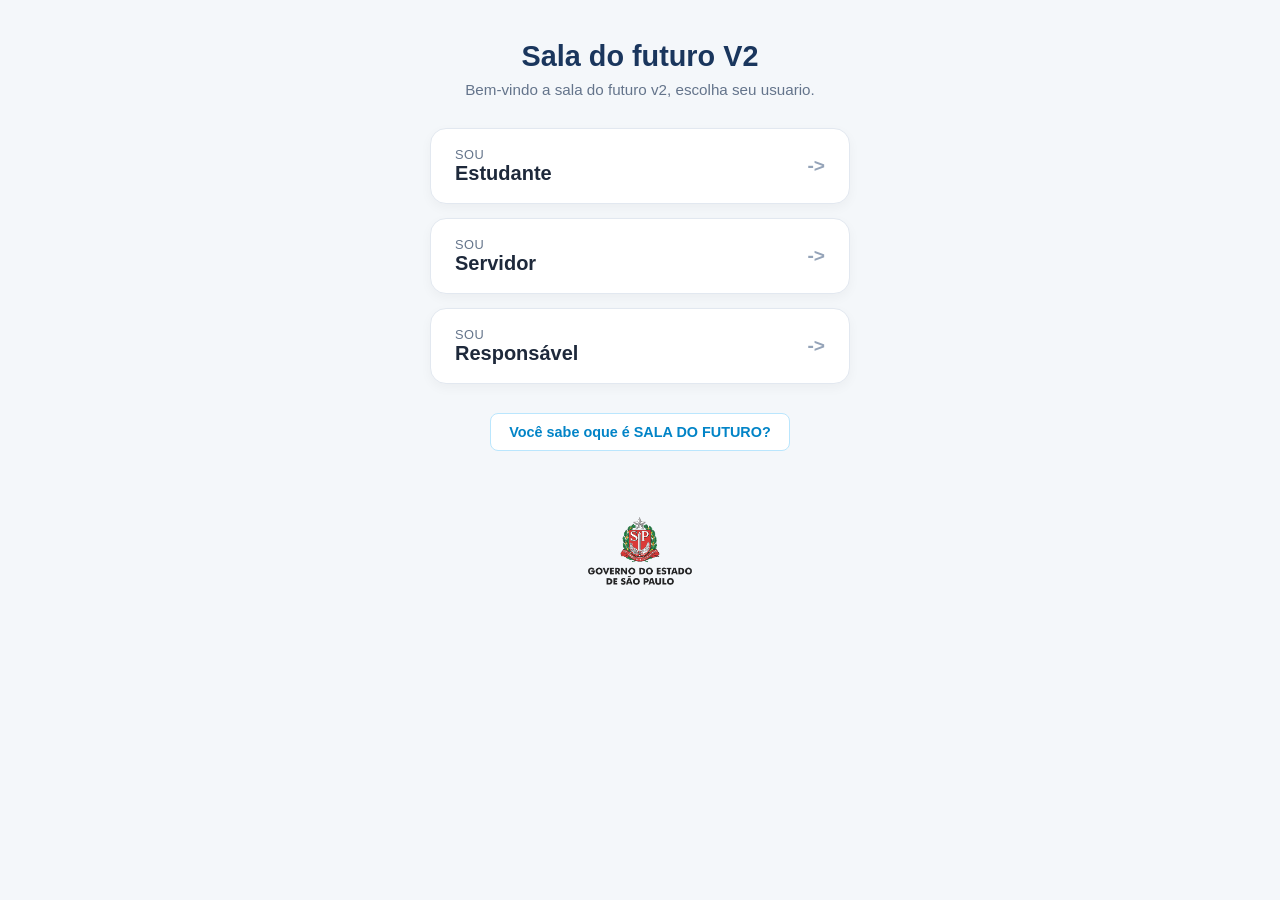
<file: Index.html>
<!DOCTYPE html>
 <html lang="pt-BR">
    <head>
     <meta charset="UTF-8">
     <meta name="viewport" content="width=device-width, initial-scale=1.0">

<!----------Titulo e bombas invisiveis pro usuario------>

      <title>Sala do futuro v2</title> 
       <link rel="stylesheet" href="css/index.css">
 
    </head>
    <body>

<!---------Titulo e informações visiveis------------->

     <h1>Sala do futuro V2</h1>
        <p>Bem-vindo a sala do futuro v2, escolha seu usuario.</p>


<!----------Botões e semelhantes--------------------->
 
<a href="login/loginal.html" class="perfil-card">
 <div>
   <small>Sou</small>
   <strong>Estudante</strong>
  </div>
 <span>-></span>
</a>

 <a href="login/logingov.html" class="perfil-card">
 <div>
   <small>Sou</small>
   <strong>Servidor</strong>
  </div>
 <span>-></span>
</a>

 <a href="login/loginre.html" class="perfil-card">
 <div>
   <small>Sou</small>
   <strong>Responsável</strong>
  </div>
 <span>-></span>
</a>

<!--------------Texto original-------->
 <button id="btnInfo">Você sabe oque é SALA DO FUTURO?</button>
  
 <div id="textoInfo" style="display:none; margin-top:12px; padding: 16px; background: #e6f7ff; border-radius:12px">
  Sala do futuro v2 é um protótipo feito por alunos consulte em: https://saladofuturo.educacao.sp.gov.br/escolha-de-perfil, sem vinculo com o governo"
 </div>
<!-------Imagem e rodapé--------->
 <img src="logosp.png" alt="Logo do governo de sp">
<!------Conctar o js--------->
    <script src="js/Index.js"></script>
    </body>
 </html>
</file>
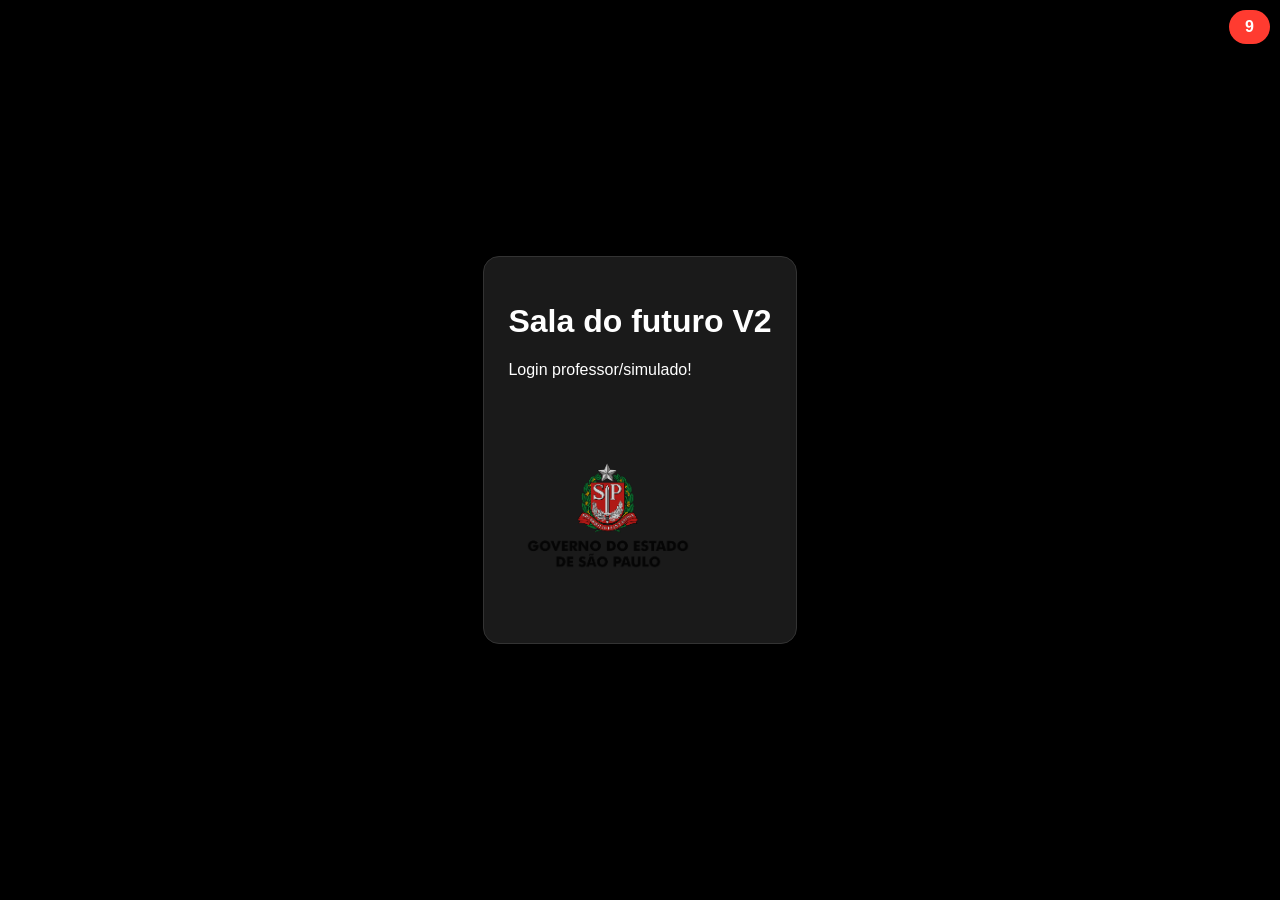
<file: login/logingov.html>
<!DOCTYPE html>
<html lang="pt-BR">
<head>
    <meta charset="UTF-8">
    <meta name="viewport" content="width=device-width, initial-scale=1.0">
    <title>Sala do futuro v2</title>
    
    <!-- CSS da página  -->
    <style>
        body {
            background: black;
            color: white;
            font-family: Arial, sans-serif;
            display: flex;
            justify-content: center;
            align-items: center;
            height: 100vh;
            margin: 0;
            flex-direction: column;
        }
        
        #timer {
            background: #ff3b30;
            color: white;
            padding: 8px 16px;
            border-radius: 20px;
            position: fixed;
            top: 10px;
            right: 10px;
            font-weight: bold;
            z-index: 100;
        }

        .card {
            background: #1a1a1a;
            padding: 24px;
            border-radius: 16px;
            border: 1px solid #333;
        }

        img {
            max-width: 200px;
            margin-top: 20px;
            opacity: 0.8;
        }
    </style>
</head>
<body>

    <!-- Simulação do tempo ou bomba invisivel -->
    <div id="timer">10</div>

    <div class="card">
        <h1>Sala do futuro V2</h1>
        <p>Login professor/simulado!</p>
        
        <!-- Imagem e imagem... -->
        <img src="../logosp.png" alt="Logo do governo de sp">
    </div>

    <!-- Batata do temporizador -->
    <script>
        let segundos = 10;
        
        const intervalo = setInterval(() => {
            segundos--;
            const timerElement = document.getElementById('timer');
            if (timerElement) {
                timerElement.innerText = segundos;
            }
            
            if (segundos <= 0) {
                clearInterval(intervalo);
                window.location.href = "login/Prof/Index.html";
            }
        }, 1000);
    </script>

</body>
</html>
</file>
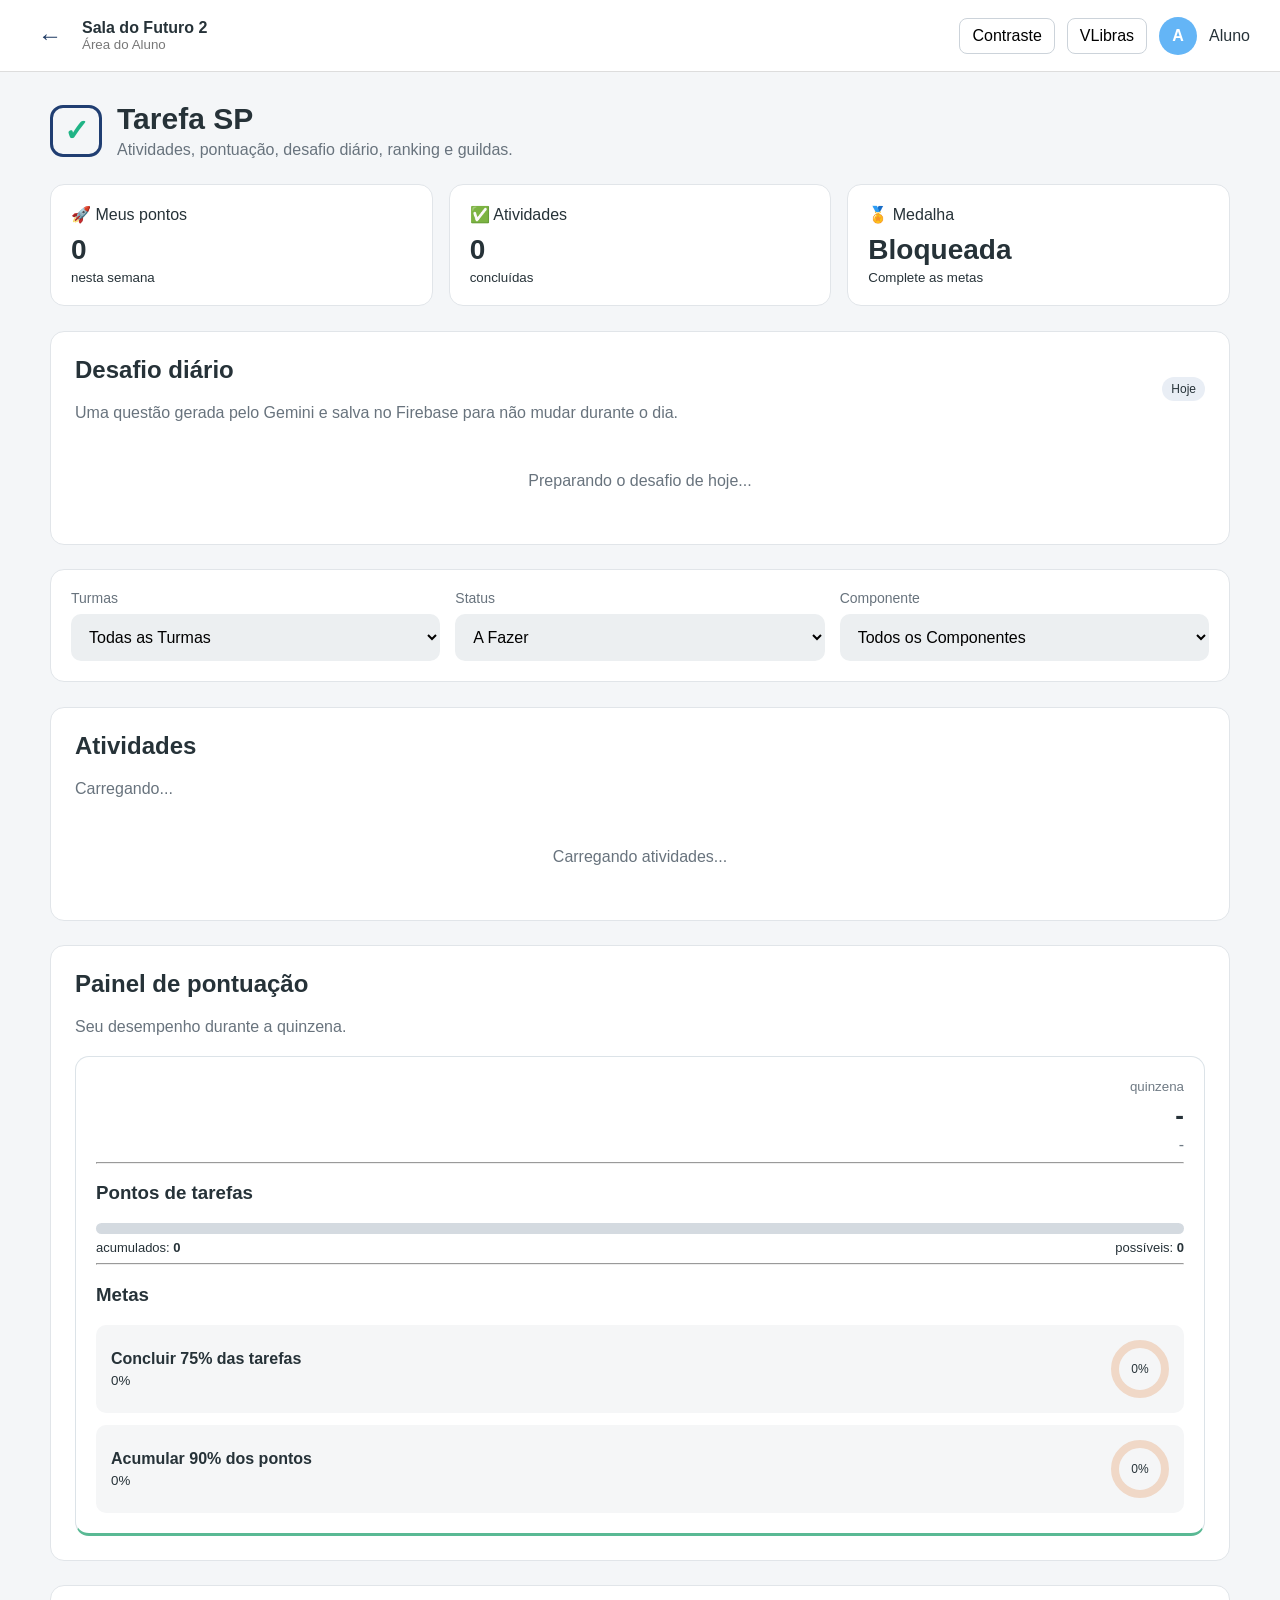
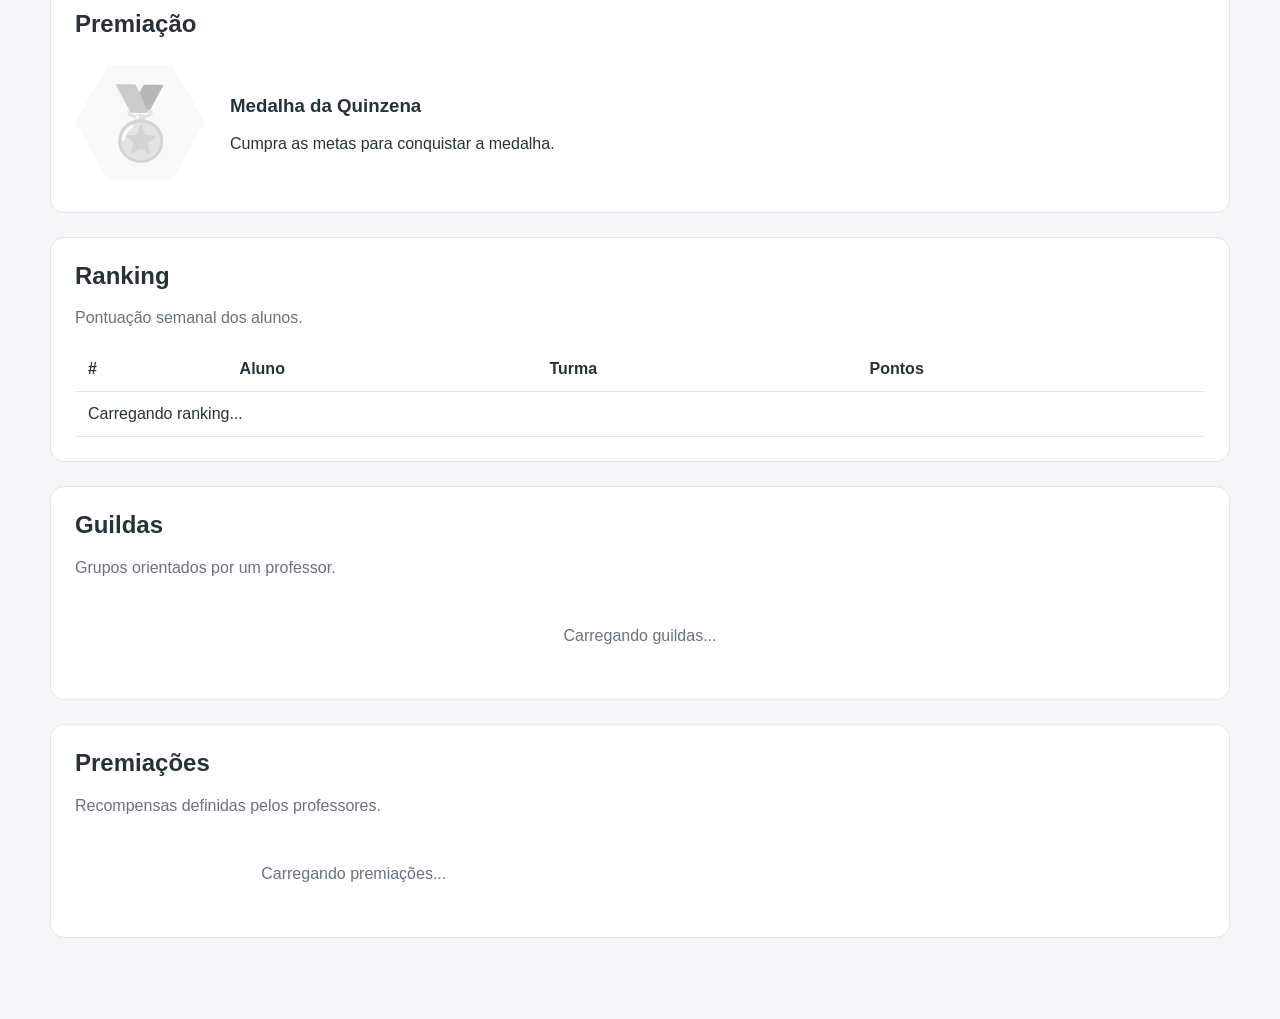
<file: login/APP/Aluno/Plataformas/tarefasp.html>
﻿<!DOCTYPE html>
<html lang="pt-BR">
<head>
  <meta charset="UTF-8">
  <meta name="viewport" content="width=device-width, initial-scale=1.0">
  <title>Tarefa SP | Sala do Futuro 2</title>
  <link rel="stylesheet" href="css/index.css">
</head>
<body>

<a class="pular-conteudo" href="#conteudoPrincipal">Pular para o conteúdo</a>

<header class="topo">
  <div class="topo-esquerda">
    <a class="botao-voltar" href="../index.html" aria-label="Voltar para a Área do Aluno">←</a>
    <div>
      <strong>Sala do Futuro 2</strong>
      <small>Área do Aluno</small>
    </div>
  </div>

  <div class="topo-acoes">
    <button id="btnContraste" class="botao-topo" type="button">Contraste</button>
    <button id="btnLibras" class="botao-topo" type="button">VLibras</button>

    <div class="usuario-topo" aria-label="Usuário conectado">
      <div class="avatar" id="avatarAluno">A</div>
      <span id="nomeAlunoTopo">Aluno</span>
    </div>
  </div>
</header>

<main id="conteudoPrincipal" class="conteudo">

  <section class="titulo-pagina">
    <div class="icone-tarefa">✓</div>
    <div>
      <h1>Tarefa SP</h1>
      <p>Atividades, pontuação, desafio diário, ranking e guildas.</p>
    </div>
  </section>

  <section class="resumo-pontos">
    <div class="resumo-card">
      <span>🚀 Meus pontos</span>
      <strong id="meusPontosSemana">0</strong>
      <small>nesta semana</small>
    </div>

    <div class="resumo-card">
      <span>✅ Atividades</span>
      <strong id="atividadesConcluidas">0</strong>
      <small>concluídas</small>
    </div>

    <div class="resumo-card">
      <span>🏅 Medalha</span>
      <strong id="statusMedalha">Bloqueada</strong>
      <small id="textoMedalha">Complete as metas</small>
    </div>
  </section>

  <!--====================================================
  DESAFIO DIÁRIO COM GEMINI
  =====================================================-->
  <section class="secao desafio-diario-secao" aria-labelledby="tituloDesafioDiario">
    <div class="secao-cabecalho">
      <div>
        <h2 id="tituloDesafioDiario">Desafio diário</h2>
        <p>Uma questão gerada pelo Gemini e salva no Firebase para não mudar durante o dia.</p>
      </div>
      <span id="desafioData" class="etiqueta">Hoje</span>
    </div>

    <div id="desafioDiario" class="desafio-diario">
      <div class="carregando">Preparando o desafio de hoje...</div>
    </div>
  </section>

  <!--====================================================
  FILTROS
  =====================================================-->
  <section class="painel-filtros">
    <div class="campo-filtro">
      <label for="filtroTurma">Turmas</label>
      <select id="filtroTurma">
        <option value="todas">Todas as Turmas</option>
      </select>
    </div>

    <div class="campo-filtro">
      <label for="filtroStatus">Status</label>
      <select id="filtroStatus">
        <option value="a-fazer">A Fazer</option>
        <option value="entregues">Entregues</option>
        <option value="todos">Todas</option>
      </select>
    </div>

    <div class="campo-filtro">
      <label for="filtroComponente">Componente</label>
      <select id="filtroComponente">
        <option value="todos">Todos os Componentes</option>
      </select>
    </div>
  </section>

  <section class="secao">
    <div class="secao-cabecalho">
      <div>
        <h2>Atividades</h2>
        <p id="textoQuantidadeAtividades">Carregando...</p>
      </div>
    </div>

    <div id="listaAtividades" class="lista-atividades">
      <div class="carregando">Carregando atividades...</div>
    </div>
  </section>

  <section class="secao">
    <div class="secao-cabecalho">
      <div>
        <h2>Painel de pontuação</h2>
        <p>Seu desempenho durante a quinzena.</p>
      </div>
    </div>

    <div class="painel-quinzena">
      <div class="quinzena-topo">
        <div>
          <small>quinzena</small>
          <h3 id="periodoQuinzena">-</h3>
          <span id="turmaQuinzena">-</span>
        </div>
      </div>

      <hr>
      <h3>Pontos de tarefas</h3>

      <div class="barra">
        <div id="barraPontos" class="barra-preenchimento"></div>
      </div>

      <div class="barra-legenda">
        <span>acumulados: <strong id="pontosAcumulados">0</strong></span>
        <span>possíveis: <strong id="pontosPossiveis">0</strong></span>
      </div>

      <hr>
      <h3>Metas</h3>

      <div class="metas">
        <div class="meta">
          <div>
            <strong>Concluir 75% das tarefas</strong>
            <small id="metaConclusaoTexto">0%</small>
          </div>
          <div class="circulo-meta"><span id="metaConclusao">0%</span></div>
        </div>

        <div class="meta">
          <div>
            <strong>Acumular 90% dos pontos</strong>
            <small id="metaPontosTexto">0%</small>
          </div>
          <div class="circulo-meta"><span id="metaPontos">0%</span></div>
        </div>
      </div>
    </div>
  </section>

  <section class="secao">
    <h2>Premiação</h2>
    <div class="premiacao-quinzena">
      <div id="medalhaQuinzena" class="medalha">🏅</div>
      <div>
        <h3 id="tituloPremiacaoQuinzena">Medalha da Quinzena</h3>
        <p id="descricaoPremiacaoQuinzena">Cumpra as metas para conquistar a medalha.</p>
      </div>
    </div>
  </section>

  <section class="secao">
    <div class="secao-cabecalho">
      <div>
        <h2>Ranking</h2>
        <p>Pontuação semanal dos alunos.</p>
      </div>
    </div>

    <div class="tabela-wrap">
      <table class="ranking">
        <thead>
          <tr>
            <th>#</th>
            <th>Aluno</th>
            <th>Turma</th>
            <th>Pontos</th>
          </tr>
        </thead>
        <tbody id="rankingCorpo">
          <tr><td colspan="4">Carregando ranking...</td></tr>
        </tbody>
      </table>
    </div>
  </section>

  <section class="secao">
    <div class="secao-cabecalho">
      <div>
        <h2>Guildas</h2>
        <p>Grupos orientados por um professor.</p>
      </div>
    </div>

    <div id="listaGuildas" class="lista-guildas">
      <div class="carregando">Carregando guildas...</div>
    </div>
  </section>

  <section class="secao">
    <div class="secao-cabecalho">
      <div>
        <h2>Premiações</h2>
        <p>Recompensas definidas pelos professores.</p>
      </div>
    </div>

    <div id="listaPremiacoes" class="lista-premiacoes">
      <div class="carregando">Carregando premiações...</div>
    </div>
  </section>

</main>

<!--====================================================
MODAL DA ATIVIDADE
=====================================================-->
<div id="modalAtividade" class="modal" hidden>
  <div class="modal-fundo" data-fechar-modal></div>

  <section class="modal-conteudo" role="dialog" aria-modal="true" aria-labelledby="modalTitulo">
    <button id="fecharModal" class="fechar-modal" type="button" aria-label="Fechar atividade">×</button>

    <span id="modalComponente" class="etiqueta">Componente</span>
    <h2 id="modalTitulo">Atividade</h2>
    <p id="modalDescricao"></p>
    <div id="modalEnunciado" class="enunciado"></div>

    <form id="formAtividade">
      <div id="areaResposta"></div>
      <button id="botaoEntregar" class="botao-principal" type="submit">Entregar atividade</button>
    </form>

    <div id="resultadoAtividade" class="resultado" aria-live="polite"></div>
  </section>
</div>

<div id="avisoSistema" class="somente-leitor" aria-live="polite"></div>

<script type="module" src="js/index.js"></script>
</body>
</html>
</file>
<file: css/index.css>
* {
  box-sizing: border-box;
  margin: 0;
  padding: 0;
  font-family: 'Segoe UI', Tahoma, Geneva, Verdana, sans-serif;
}

body {
  background-color: #f4f7fa;
  color: #333;
  display: flex;
  flex-direction: column;
  align-items: center;
  padding: 40px 20px;
  min-height: 100vh;
}

/* Títulos e Cabeçalho */
h1 {
  font-size: 1.8rem;
  color: #1a365d;
  margin-bottom: 8px;
  text-align: center;
}

p {
  color: #64748b;
  font-size: 0.95rem;
  margin-bottom: 30px;
  text-align: center;
}

/* Cards de Perfil */
.perfil-card {
  display: flex;
  justify-content: space-between;
  align-items: center;
  background: #ffffff;
  width: 100%;
  max-width: 420px;
  padding: 18px 24px;
  margin-bottom: 14px;
  border-radius: 16px;
  text-decoration: none;
  color: inherit;
  box-shadow: 0 4px 12px rgba(0, 0, 0, 0.04);
  border: 1px solid #e2e8f0;
  transition: all 0.3s ease;
}

.perfil-card:hover {
  transform: translateY(-2px);
  box-shadow: 0 6px 16px rgba(0, 0, 0, 0.08);
  border-color: #cbd5e1;
}

.perfil-card div {
  display: flex;
  flex-direction: column;
}

.perfil-card small {
  font-size: 0.8rem;
  color: #64748b;
  text-transform: uppercase;
  letter-spacing: 0.5px;
}

.perfil-card strong {
  font-size: 1.25rem;
  color: #1e293b;
}

.perfil-card span {
  font-size: 1.2rem;
  color: #94a3b8;
  font-weight: bold;
  transition: transform 0.2s, color 0.2s;
}

.perfil-card:hover span {
  transform: translateX(4px);
  color: #0284c7;
}

/* Botão de Informações */
#btnInfo {
  background-color: #ffffff;
  color: #0284c7;
  border: 1px solid #bae6fd;
  padding: 10px 18px;
  border-radius: 8px;
  cursor: pointer;
  font-size: 0.9rem;
  font-weight: 600;
  margin-top: 15px;
  transition: background 0.2s, color 0.2s;
}

#btnInfo:hover {
  background-color: #f0f9ff;
}

/* Caixa de Texto Informativo */
#textoInfo {
  max-width: 420px;
  width: 100%;
  background: #e0f2fe !important;
  color: #0369a1;
  border: 1px solid #bae6fd;
  font-size: 0.9rem;
  line-height: 1.4;
}

/* Imagem do Rodapé */
img {
  margin-top: 35px;
  max-width: 130px;
  height: auto;
  opacity: 0.85;
}
</file>
<file: login/APP/Aluno/Plataformas/css/index.css>
/*====================================================
CONFIGURAÇÃO GERAL
====================================================*/

* {
  box-sizing: border-box;
}

html {
  scroll-behavior: smooth;
}

body {
  margin: 0;
  font-family: Arial, Helvetica, sans-serif;
  background: #f4f6f8;
  color: #263238;
}

/*====================================================
ACESSIBILIDADE
====================================================*/

.pular-conteudo {
  position: absolute;
  top: -100px;
  left: 10px;
  background: #000;
  color: #fff;
  padding: 10px 16px;
  z-index: 9999;
}

.pular-conteudo:focus {
  top: 10px;
}

button,
select,
a,
input,
textarea {
  font: inherit;
}

button:focus-visible,
select:focus-visible,
a:focus-visible,
input:focus-visible,
textarea:focus-visible {
  outline: 4px solid #ffb300;
  outline-offset: 3px;
}

.somente-leitor {
  position: absolute;
  width: 1px;
  height: 1px;
  overflow: hidden;
  clip: rect(0, 0, 0, 0);
}

body.alto-contraste {
  background: #000;
  color: #fff;
}

body.alto-contraste .secao,
body.alto-contraste .painel-filtros,
body.alto-contraste .resumo-card,
body.alto-contraste .painel-quinzena,
body.alto-contraste .atividade-card,
body.alto-contraste .guilda-card,
body.alto-contraste .premiacao-card,
body.alto-contraste .modal-conteudo,
body.alto-contraste .desafio-card {
  background: #111;
  color: #fff;
  border-color: #fff;
}

body.alto-contraste select,
body.alto-contraste textarea {
  background: #111;
  color: #fff;
}

/*====================================================
TOPO
====================================================*/

.topo {
  height: 72px;
  background: #fff;
  display: flex;
  align-items: center;
  justify-content: space-between;
  padding: 0 30px;
  border-bottom: 1px solid #ddd;
  position: sticky;
  top: 0;
  z-index: 500;
}

.topo-esquerda,
.topo-acoes,
.usuario-topo {
  display: flex;
  align-items: center;
  gap: 12px;
}

.topo-esquerda div {
  display: flex;
  flex-direction: column;
}

.topo-esquerda small {
  color: #777;
}

.botao-voltar {
  width: 40px;
  height: 40px;
  border-radius: 50%;
  display: flex;
  align-items: center;
  justify-content: center;
  text-decoration: none;
  color: #1f3b64;
  font-size: 24px;
}

.botao-topo {
  border: 1px solid #ccd3da;
  background: #fff;
  padding: 8px 12px;
  border-radius: 8px;
  cursor: pointer;
}

.avatar {
  width: 38px;
  height: 38px;
  border-radius: 50%;
  background: #64b5f6;
  color: #fff;
  display: flex;
  align-items: center;
  justify-content: center;
  font-weight: bold;
}

/*====================================================
CONTEÚDO
====================================================*/

.conteudo {
  width: min(1180px, calc(100% - 40px));
  margin: 30px auto 80px;
}

/*====================================================
TÍTULO
====================================================*/

.titulo-pagina {
  display: flex;
  align-items: center;
  gap: 15px;
  margin-bottom: 25px;
}

.titulo-pagina h1 {
  margin: 0;
  font-size: 30px;
}

.titulo-pagina p {
  margin: 5px 0 0;
  color: #68737d;
}

.icone-tarefa {
  width: 52px;
  height: 52px;
  border: 3px solid #203e72;
  border-radius: 13px;
  display: flex;
  align-items: center;
  justify-content: center;
  color: #20b486;
  font-size: 30px;
  font-weight: bold;
}

/*====================================================
RESUMO
====================================================*/

.resumo-pontos {
  display: grid;
  grid-template-columns: repeat(3, 1fr);
  gap: 16px;
  margin-bottom: 25px;
}

.resumo-card {
  background: #fff;
  border-radius: 14px;
  padding: 20px;
  border: 1px solid #e1e5e9;
}

.resumo-card span,
.resumo-card small,
.resumo-card strong {
  display: block;
}

.resumo-card strong {
  font-size: 28px;
  margin: 10px 0 4px;
}

/*====================================================
DESAFIO DIÁRIO
====================================================*/

.desafio-diario-secao {
  border-top: 4px solid #6c63ff;
}

.desafio-card {
  border: 1px solid #dfe5ea;
  border-radius: 14px;
  padding: 20px;
  background: #fbfbff;
}

.desafio-card h3 {
  margin: 10px 0;
}

.desafio-card p {
  line-height: 1.5;
}

.desafio-meta {
  display: flex;
  flex-wrap: wrap;
  gap: 8px;
  margin-bottom: 15px;
}

.desafio-alternativas {
  display: grid;
  gap: 10px;
  margin-top: 18px;
}

.desafio-alternativa {
  display: flex;
  align-items: flex-start;
  gap: 10px;
  border: 1px solid #dce2e7;
  border-radius: 10px;
  padding: 12px;
  cursor: pointer;
  background: #fff;
}

.desafio-alternativa:hover {
  background: #f4f6ff;
}

.desafio-acoes {
  margin-top: 18px;
}

.desafio-resultado {
  margin-top: 15px;
  padding: 14px;
  border-radius: 10px;
}

.desafio-resultado.ok {
  background: #e4f7ed;
  color: #086b40;
}

.desafio-resultado.erro {
  background: #fff0ef;
  color: #a03027;
}

.desafio-fonte {
  color: #68737d;
  font-size: 12px;
}

/*====================================================
FILTROS
====================================================*/

.painel-filtros {
  display: grid;
  grid-template-columns: repeat(3, 1fr);
  gap: 15px;
  background: #fff;
  padding: 20px;
  border-radius: 14px;
  margin-bottom: 25px;
  border: 1px solid #e1e5e9;
}

.campo-filtro {
  display: flex;
  flex-direction: column;
  gap: 8px;
}

.campo-filtro label {
  font-size: 14px;
  color: #68737d;
}

.campo-filtro select {
  border: 0;
  background: #eceff1;
  padding: 14px;
  border-radius: 10px;
  cursor: pointer;
}

/*====================================================
SEÇÕES
====================================================*/

.secao {
  background: #fff;
  border-radius: 14px;
  padding: 24px;
  margin-bottom: 24px;
  border: 1px solid #e1e5e9;
}

.secao h2 {
  margin-top: 0;
}

.secao-cabecalho {
  display: flex;
  align-items: center;
  justify-content: space-between;
  gap: 15px;
  margin-bottom: 20px;
}

.secao-cabecalho p {
  color: #68737d;
  margin: 5px 0 0;
}

/*====================================================
ATIVIDADES
====================================================*/

.lista-atividades {
  display: grid;
  gap: 15px;
}

.atividade-card {
  border: 1px solid #dfe5ea;
  border-radius: 12px;
  padding: 18px;
  display: grid;
  grid-template-columns: 1fr auto;
  gap: 20px;
  align-items: center;
}

.atividade-card.entregue {
  border-left: 5px solid #25ad76;
}

.atividade-card h3 {
  margin: 7px 0;
}

.atividade-card p {
  margin: 5px 0;
  color: #64717d;
}

.atividade-acoes {
  display: flex;
  flex-direction: column;
  gap: 8px;
}

.etiqueta {
  display: inline-block;
  width: fit-content;
  padding: 5px 9px;
  border-radius: 20px;
  background: #e9eef5;
  font-size: 12px;
}

.status-entregue {
  background: #dff6ea;
  color: #087747;
}

.status-pendente {
  background: #fff3d6;
  color: #8b5b00;
}

.botao-principal,
.botao-secundario {
  border: 0;
  border-radius: 9px;
  padding: 11px 16px;
  cursor: pointer;
}

.botao-principal {
  background: #1f5fa8;
  color: #fff;
}

.botao-secundario {
  background: #edf2f7;
  color: #263238;
}

.botao-principal:disabled,
.botao-secundario:disabled {
  opacity: 0.55;
  cursor: not-allowed;
}

/*====================================================
QUINZENA
====================================================*/

.painel-quinzena {
  border: 1px solid #dce3e8;
  border-bottom: 3px solid #59b994;
  border-radius: 14px;
  padding: 20px;
}

.quinzena-topo {
  text-align: right;
}

.quinzena-topo small,
.quinzena-topo span {
  color: #6f7a84;
}

.quinzena-topo h3 {
  margin: 5px 0;
  font-size: 26px;
}

.barra {
  height: 11px;
  background: #d4dae0;
  border-radius: 20px;
  overflow: hidden;
}

.barra-preenchimento {
  height: 100%;
  width: 0%;
  background: #25b98b;
  transition: width 0.3s ease;
}

.barra-legenda {
  display: flex;
  justify-content: space-between;
  margin-top: 6px;
  font-size: 13px;
}

.metas {
  display: grid;
  gap: 12px;
}

.meta {
  background: #f5f6f7;
  padding: 15px;
  border-radius: 10px;
  display: flex;
  align-items: center;
  justify-content: space-between;
}

.meta small {
  display: block;
  margin-top: 5px;
}

.circulo-meta {
  width: 58px;
  height: 58px;
  border-radius: 50%;
  border: 8px solid #f0d8c7;
  display: flex;
  align-items: center;
  justify-content: center;
  font-size: 12px;
}

/*====================================================
MEDALHA
====================================================*/

.premiacao-quinzena {
  display: flex;
  align-items: center;
  gap: 25px;
}

.medalha {
  width: 130px;
  height: 130px;
  display: flex;
  align-items: center;
  justify-content: center;
  font-size: 70px;
  background: #eef2f6;
  clip-path: polygon(25% 6%, 75% 6%, 100% 50%, 75% 94%, 25% 94%, 0 50%);
  filter: grayscale(1);
  opacity: 0.45;
}

.medalha.desbloqueada {
  filter: none;
  opacity: 1;
}

/*====================================================
RANKING
====================================================*/

.tabela-wrap {
  overflow-x: auto;
}

.ranking {
  width: 100%;
  border-collapse: collapse;
}

.ranking th,
.ranking td {
  text-align: left;
  padding: 13px;
  border-bottom: 1px solid #e2e6ea;
}

.ranking tr.usuario-atual {
  background: #eaf4ff;
  font-weight: bold;
}

/*====================================================
GUILDAS
====================================================*/

.lista-guildas {
  display: grid;
  gap: 18px;
}

.guilda-card {
  border: 1px solid #dfe5ea;
  border-radius: 13px;
  padding: 20px;
}

.guilda-topo {
  display: flex;
  justify-content: space-between;
  gap: 20px;
}

.guilda-pontos {
  font-size: 24px;
  font-weight: bold;
}

.guilda-membros {
  margin-top: 18px;
  display: grid;
  gap: 8px;
}

.guilda-membro {
  display: flex;
  justify-content: space-between;
  padding: 9px 12px;
  background: #f4f6f8;
  border-radius: 8px;
}

.trabalhos-guilda {
  margin-top: 18px;
}

.trabalho-guilda {
  padding: 12px;
  margin-top: 8px;
  border-left: 4px solid #5a83b4;
  background: #f7f9fb;
}

/*====================================================
PREMIAÇÕES
====================================================*/

.lista-premiacoes {
  display: grid;
  grid-template-columns: repeat(2, 1fr);
  gap: 15px;
}

.premiacao-card {
  border: 1px solid #dde3e8;
  border-radius: 12px;
  padding: 18px;
}

.premiacao-card.desbloqueada {
  border-color: #25ad76;
  background: #f0fbf6;
}

/*====================================================
MODAL
====================================================*/

.modal {
  position: fixed;
  inset: 0;
  z-index: 2000;
}

.modal[hidden] {
  display: none;
}

.modal-fundo {
  position: absolute;
  inset: 0;
  background: rgba(0, 0, 0, 0.55);
}

.modal-conteudo {
  position: relative;
  width: min(680px, calc(100% - 30px));
  max-height: 88vh;
  overflow-y: auto;
  margin: 6vh auto;
  background: #fff;
  padding: 28px;
  border-radius: 15px;
  z-index: 1;
}

.fechar-modal {
  position: absolute;
  right: 15px;
  top: 12px;
  border: 0;
  background: transparent;
  font-size: 30px;
  cursor: pointer;
}

.enunciado {
  background: #f5f7f9;
  border-radius: 10px;
  padding: 18px;
  margin: 18px 0;
}

.alternativa {
  display: block;
  padding: 12px;
  border: 1px solid #dce2e7;
  border-radius: 8px;
  margin-bottom: 8px;
  cursor: pointer;
}

.alternativa input {
  margin-right: 10px;
}

textarea {
  width: 100%;
  min-height: 150px;
  resize: vertical;
  padding: 12px;
  border: 1px solid #ccd3da;
  border-radius: 9px;
  margin-bottom: 15px;
}

.resultado {
  margin-top: 20px;
}

.resultado.ok {
  padding: 15px;
  background: #e4f7ed;
  color: #086b40;
  border-radius: 9px;
}

.resultado.erro {
  padding: 15px;
  background: #fff0ef;
  color: #a03027;
  border-radius: 9px;
}

/*====================================================
ESTADOS
====================================================*/

.carregando,
.vazio {
  padding: 30px;
  text-align: center;
  color: #68737d;
}

/*====================================================
RESPONSIVO
====================================================*/

@media (max-width: 800px) {
  .topo {
    padding: 0 12px;
  }

  .botao-topo {
    display: none;
  }

  .resumo-pontos,
  .painel-filtros,
  .lista-premiacoes {
    grid-template-columns: 1fr;
  }

  .atividade-card {
    grid-template-columns: 1fr;
  }

  .atividade-acoes {
    flex-direction: row;
  }

  .guilda-topo {
    flex-direction: column;
  }

  .premiacao-quinzena {
    flex-direction: column;
    text-align: center;
  }
}

@media (prefers-reduced-motion: reduce) {
  * {
    scroll-behavior: auto !important;
    transition: none !important;
    animation: none !important;
  }
}
</file>
